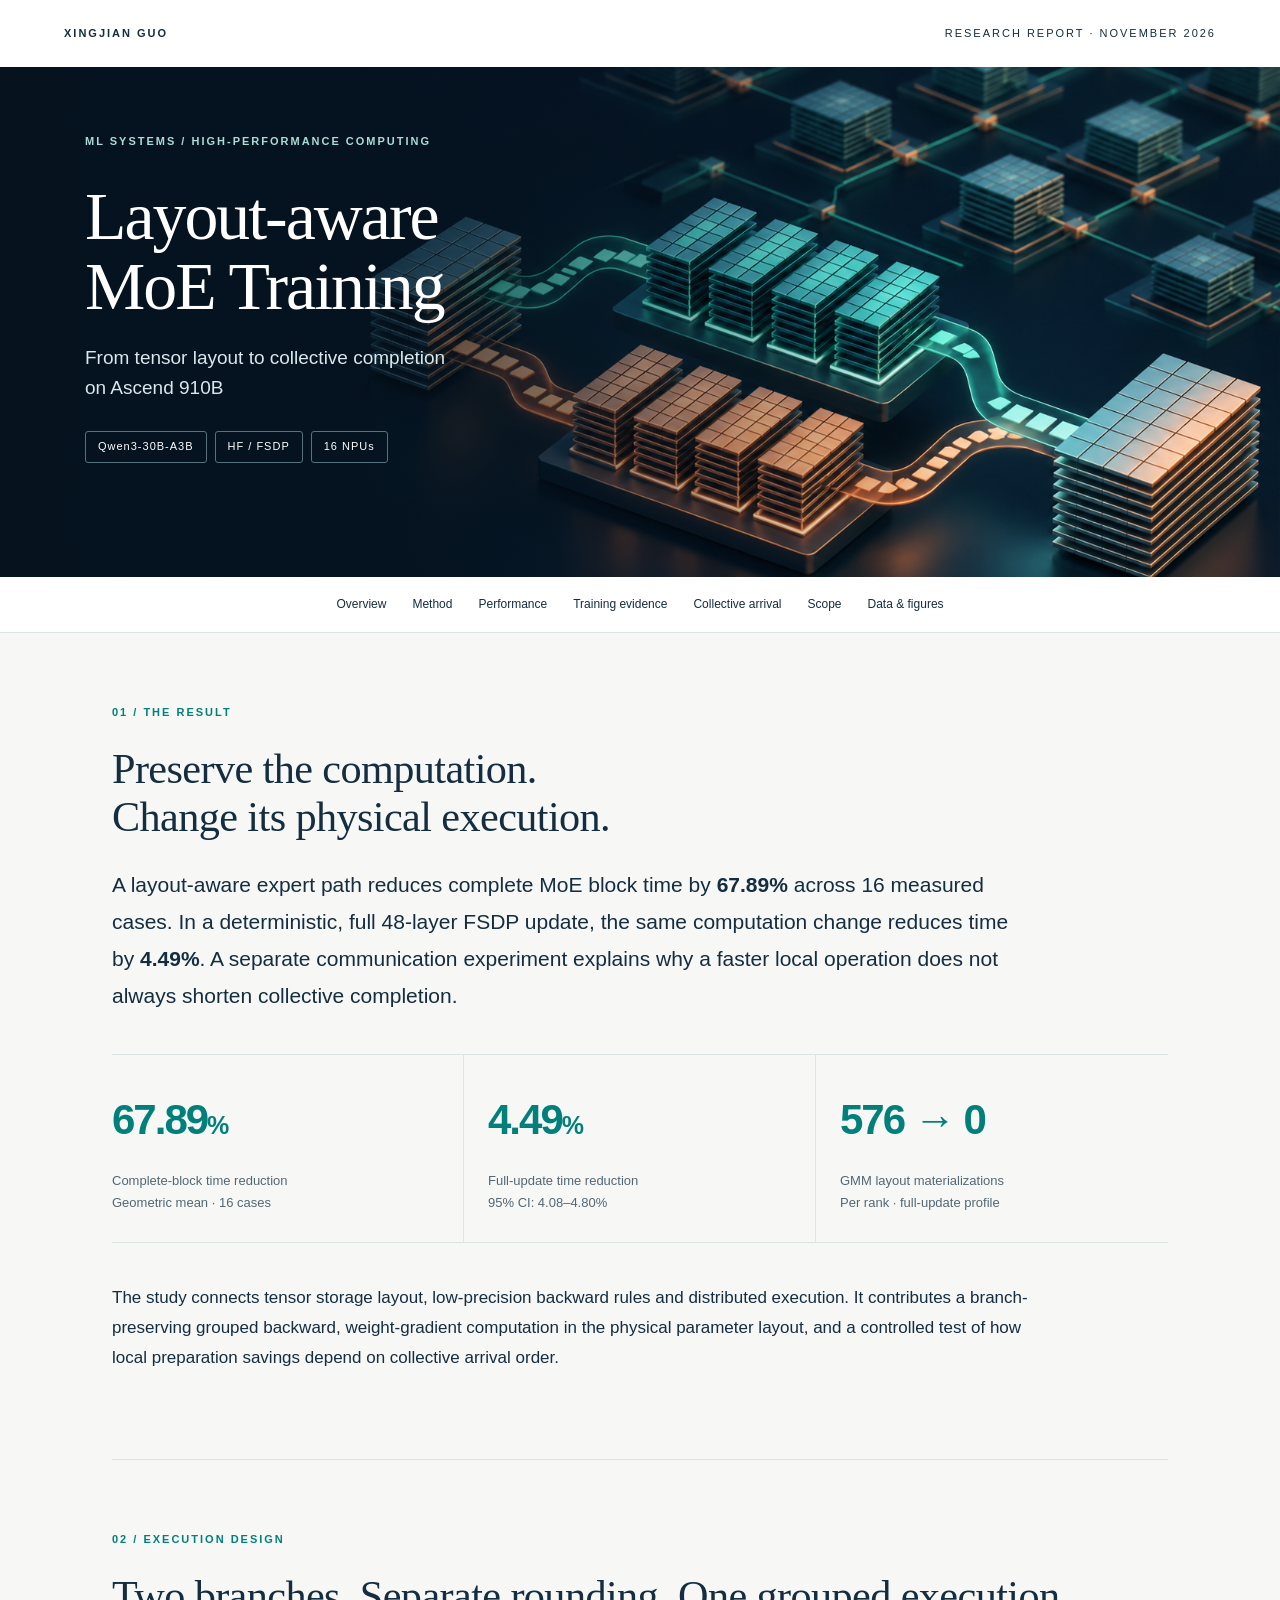
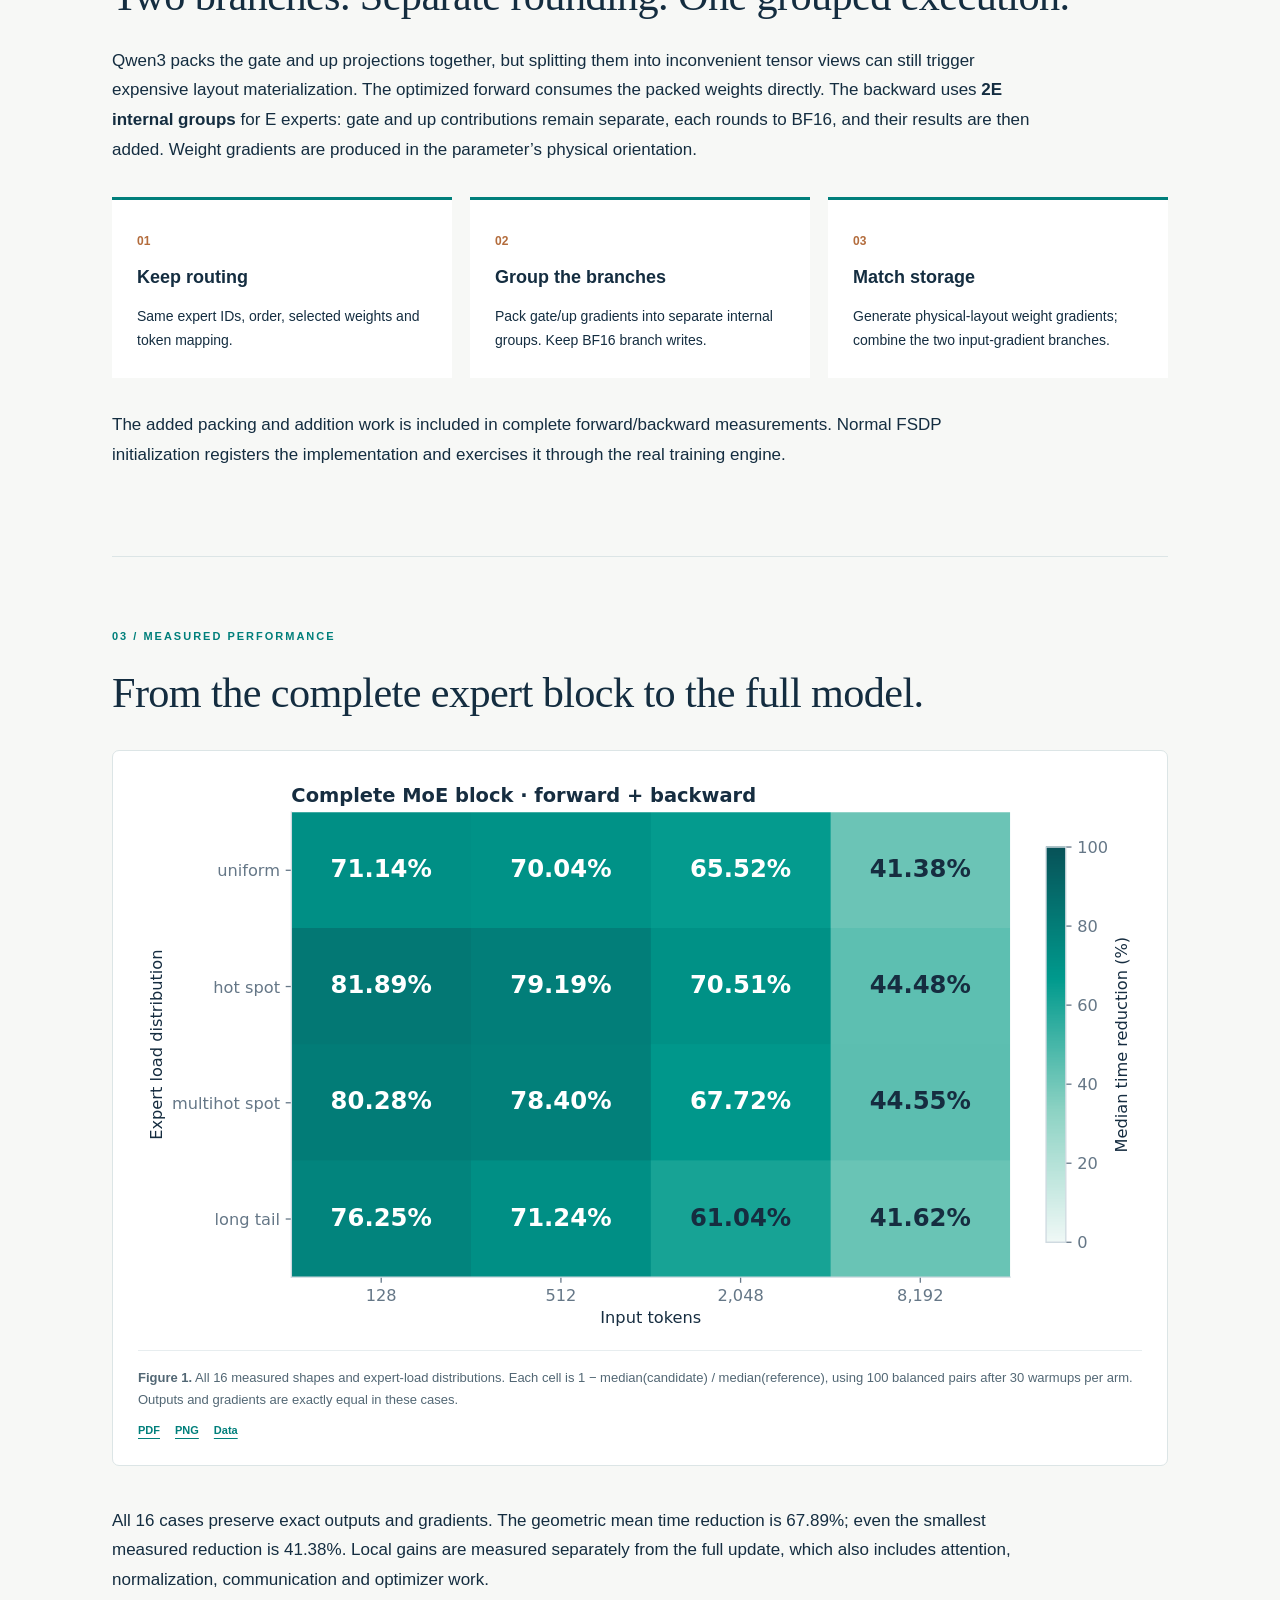
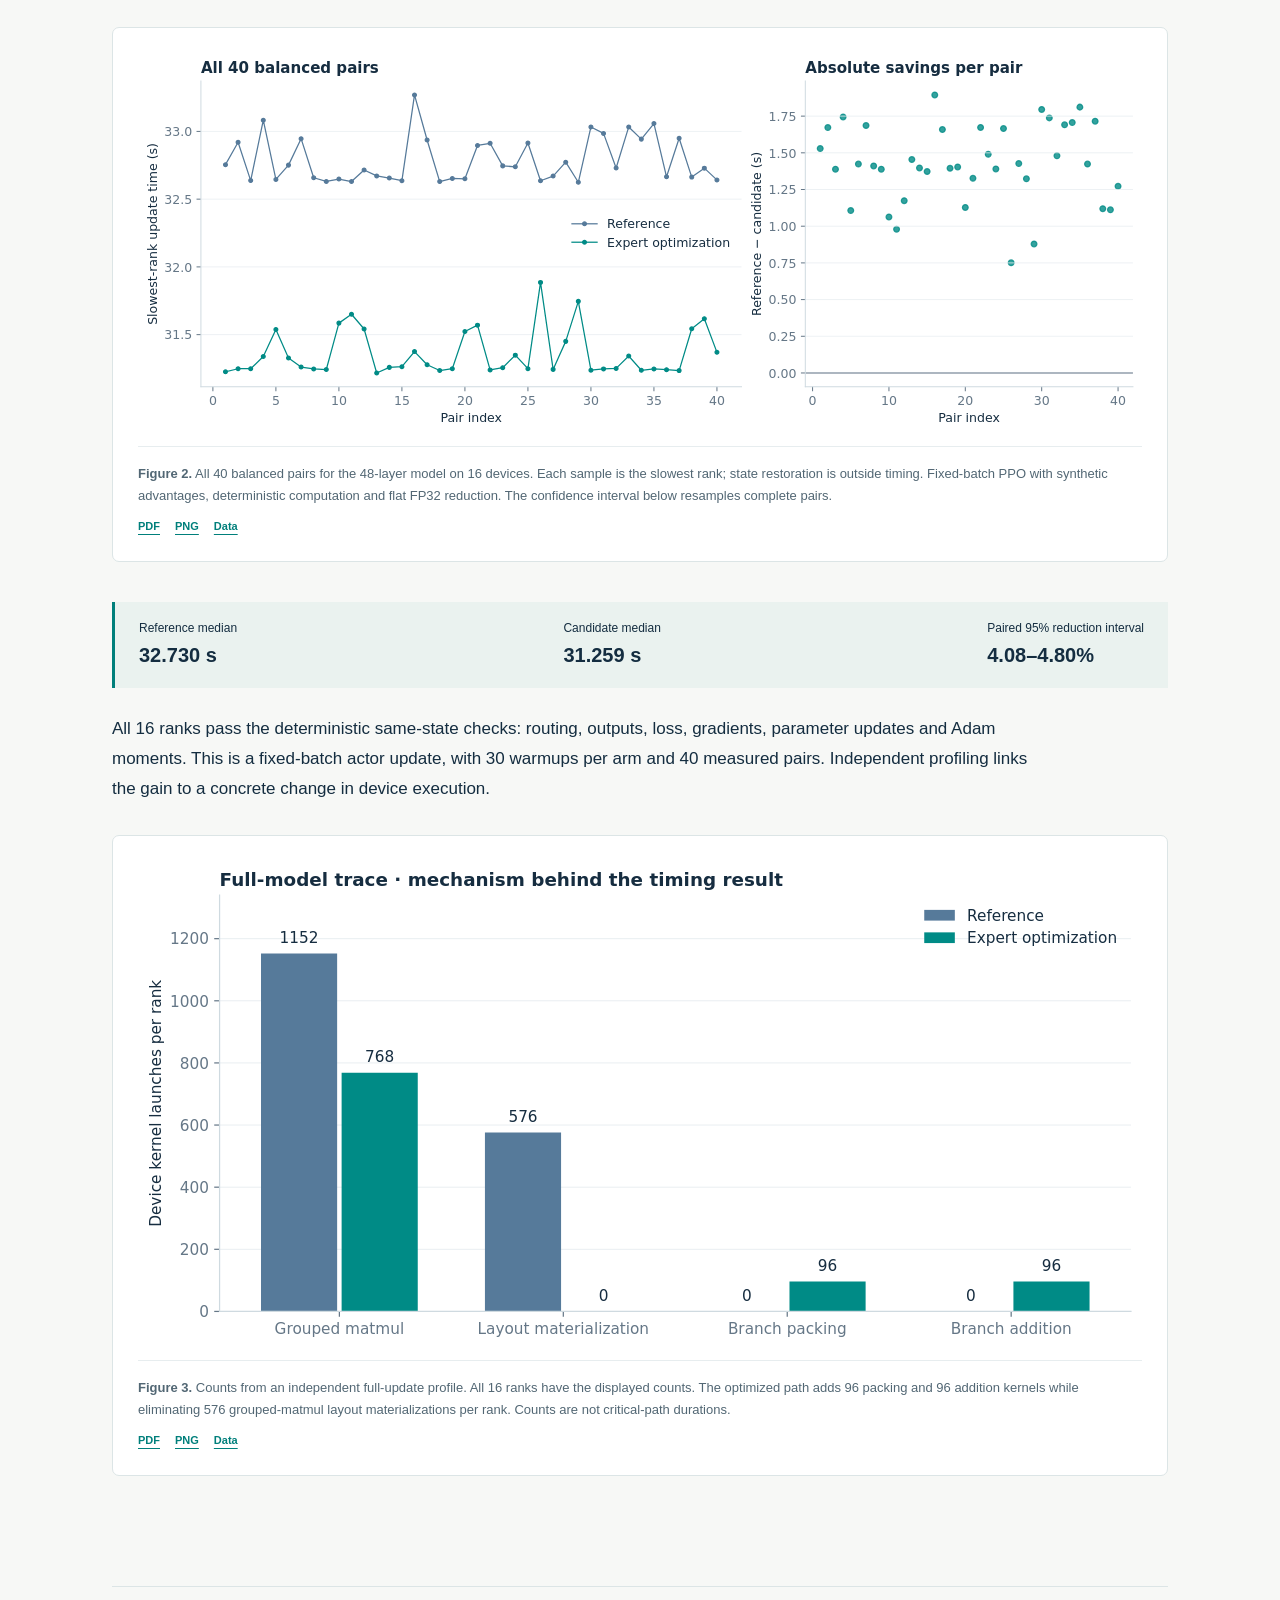
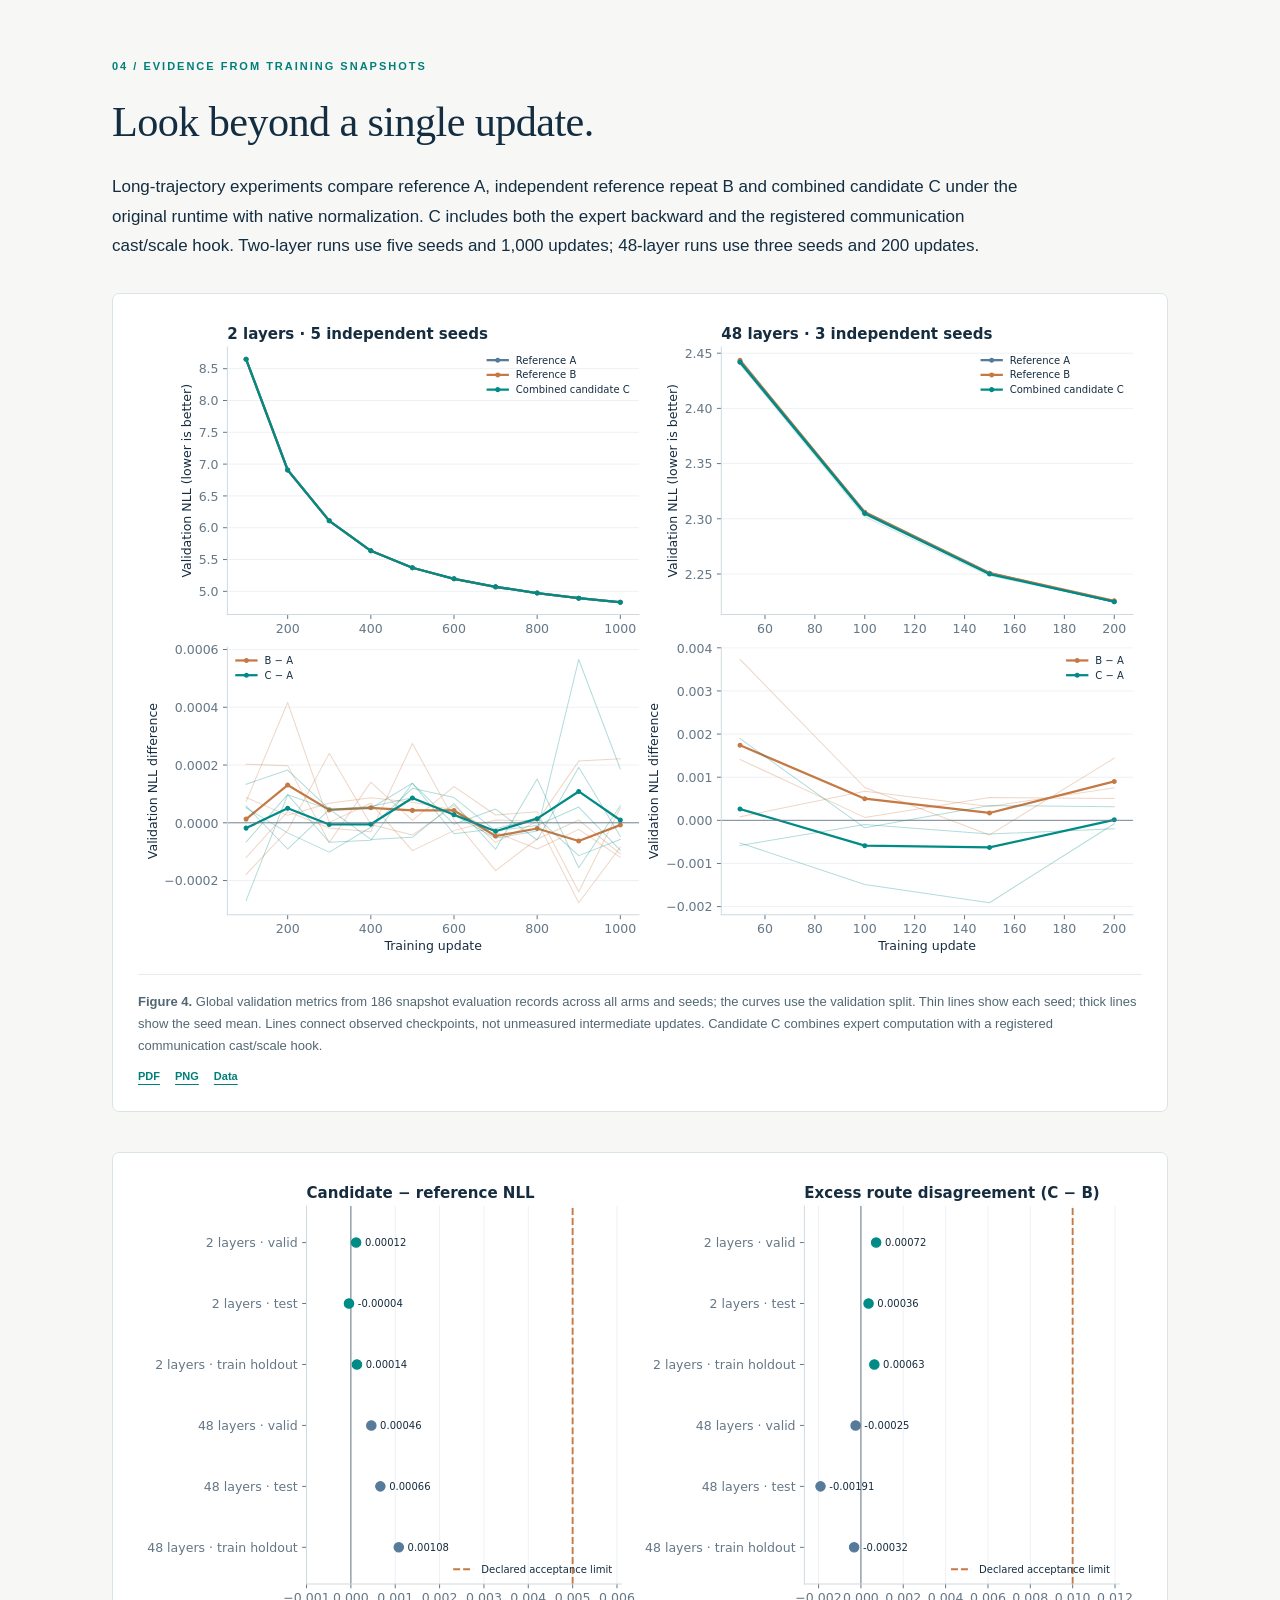
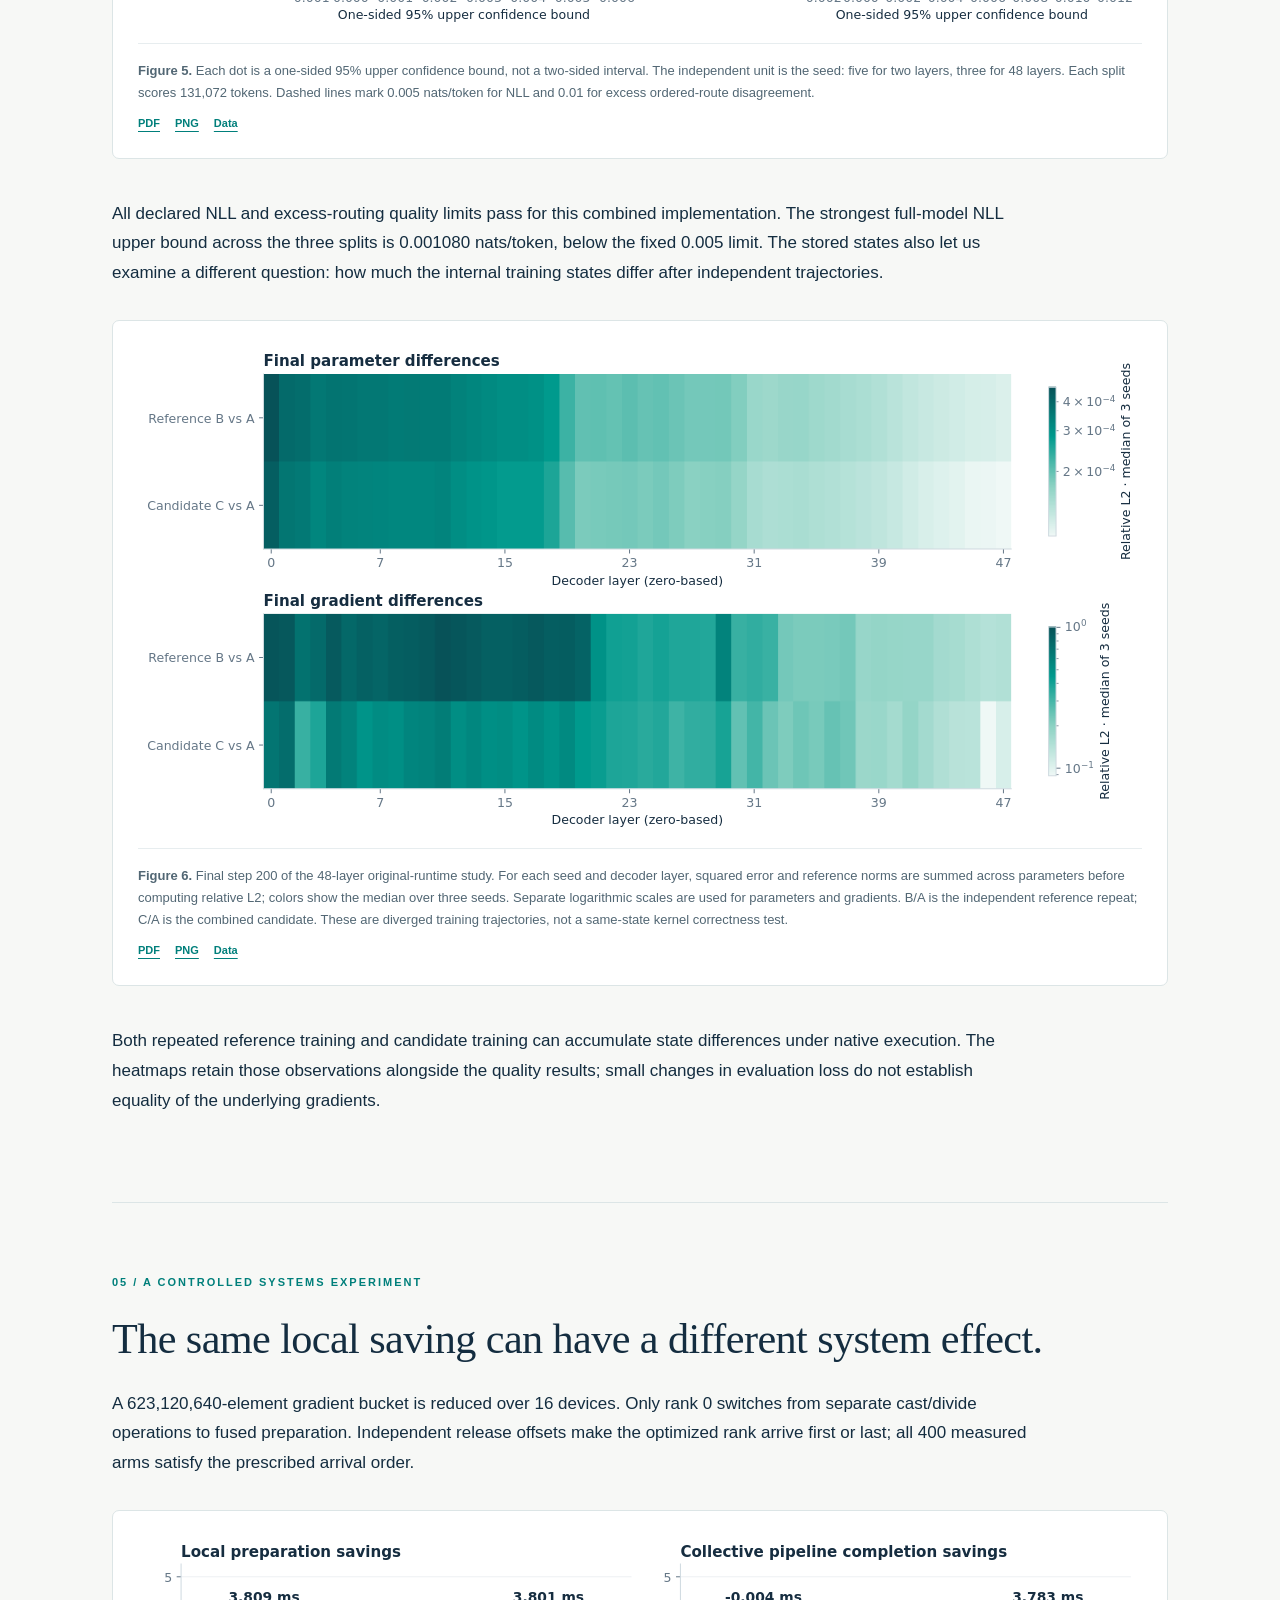
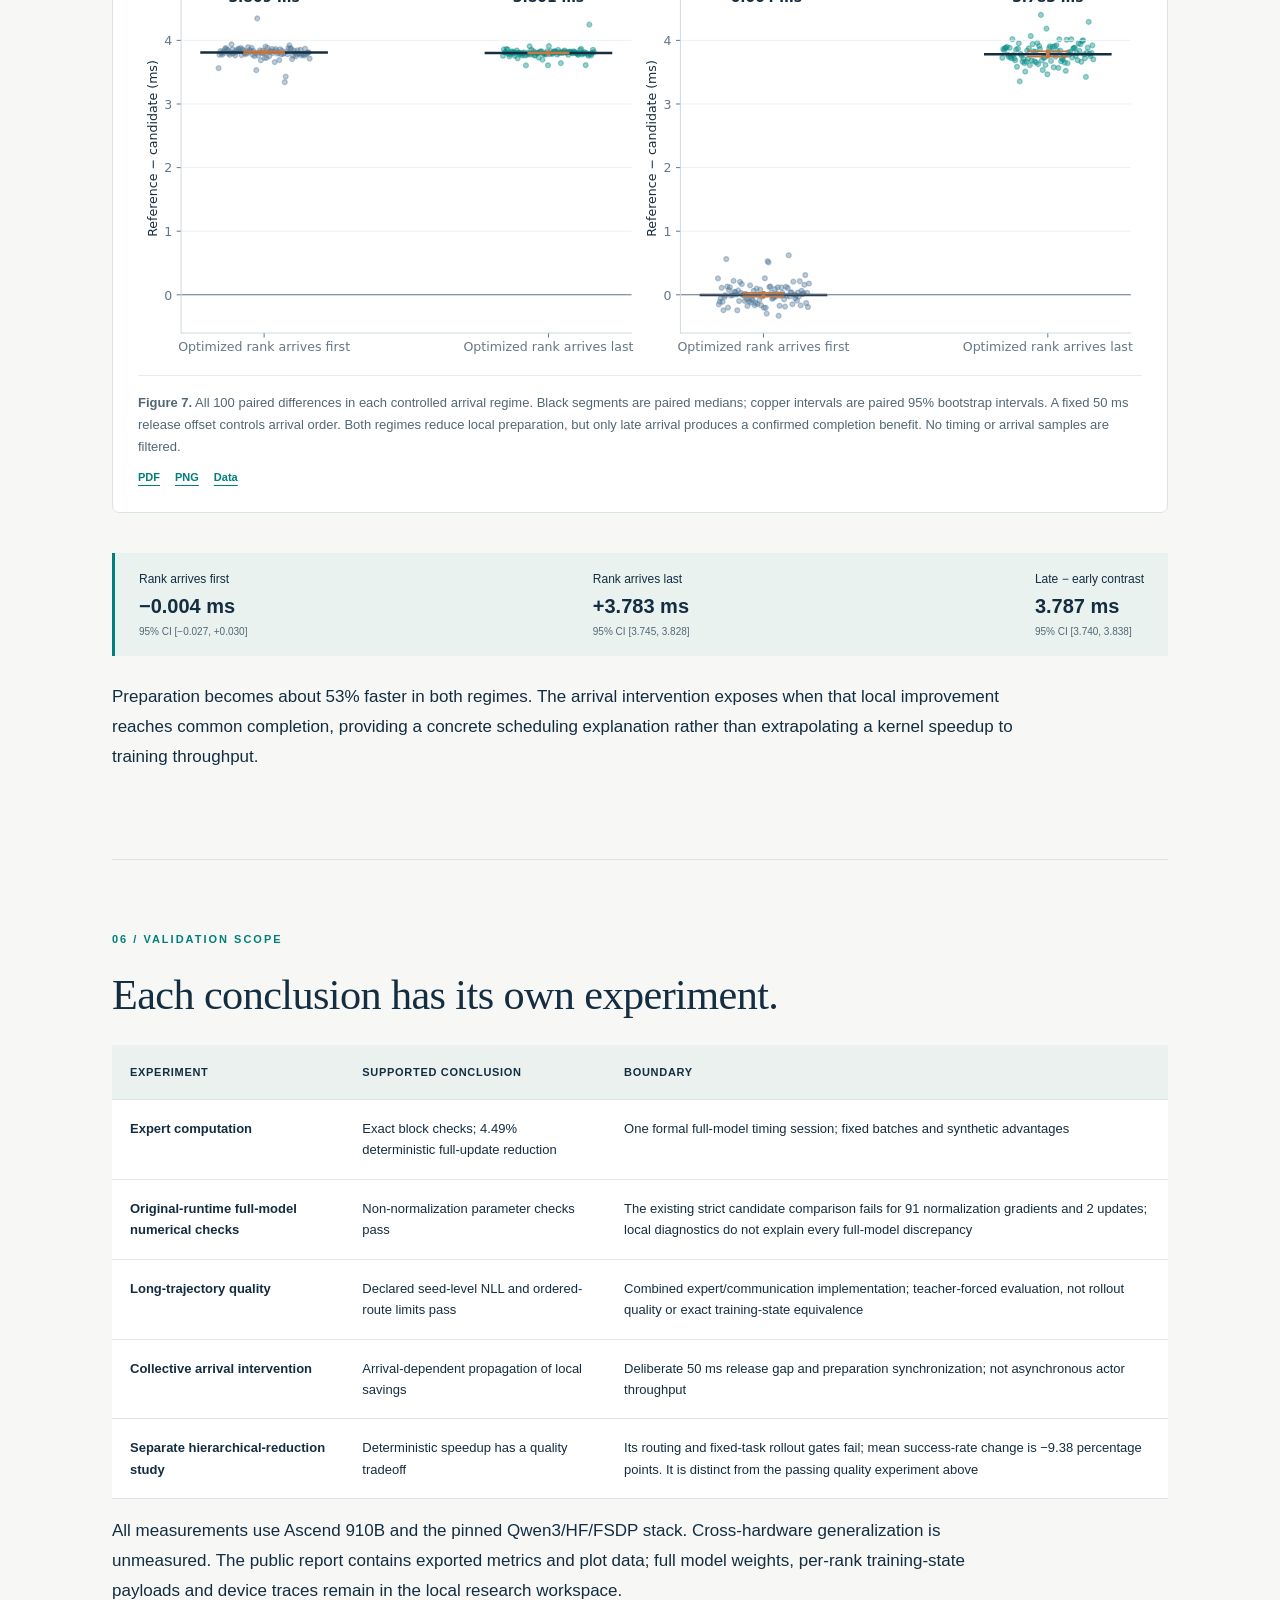
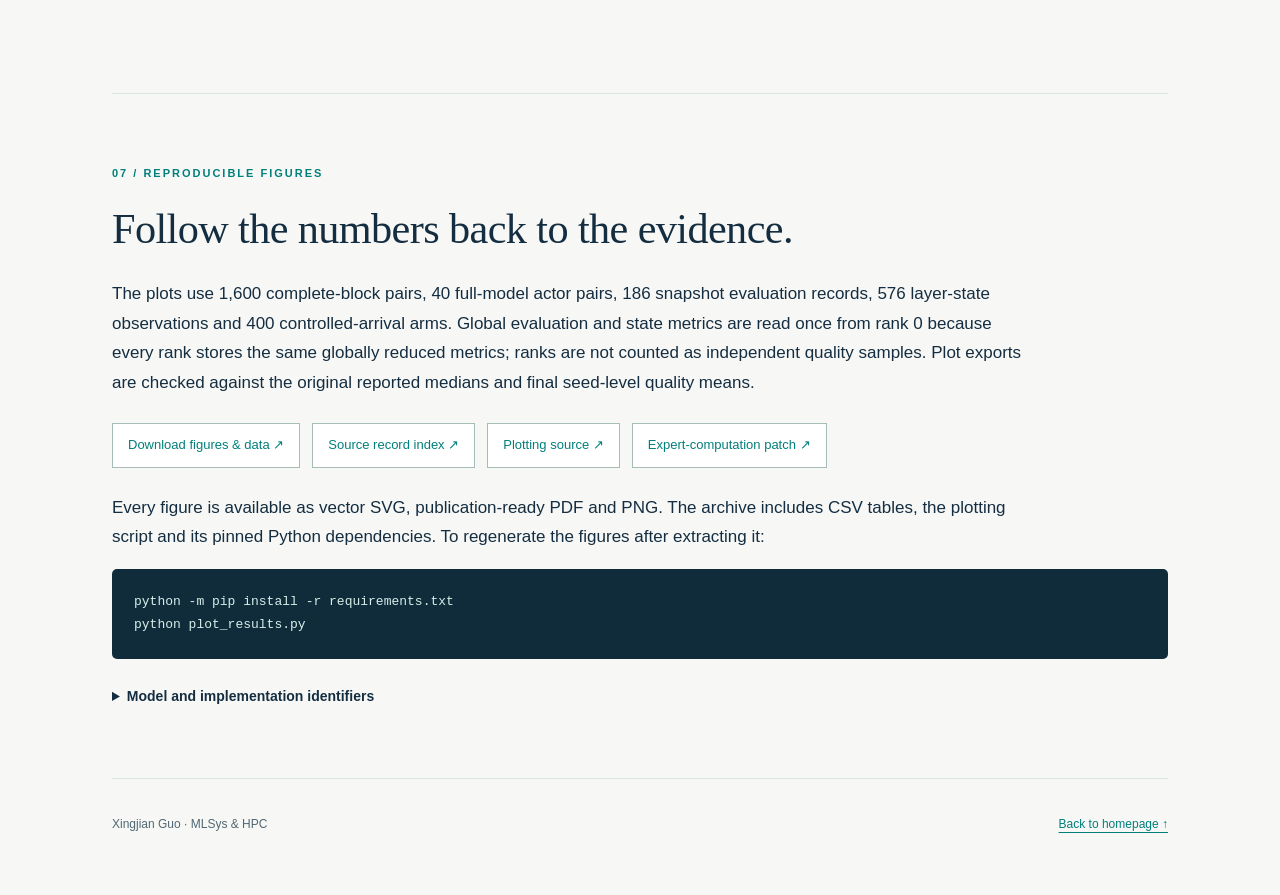
<file: static/projects/moe-training-ascend/index.html>
<!doctype html>
<html lang="en"><head><meta charset="utf-8"><meta name="viewport" content="width=device-width,initial-scale=1">
<title>Layout-aware MoE Training on Ascend 910B | Xingjian Guo</title>
<meta name="description" content="Branch-preserving expert computation, snapshot-based training quality, and controlled collective-arrival experiments on 16 Ascend 910B devices.">
<meta property="og:title" content="Layout-aware MoE Training on Ascend 910B"><meta property="og:description" content="From tensor layout to collective completion: implementation, measured results and training-state evidence."><meta property="og:image" content="https://gxj230958.github.io/projects/moe-training-ascend/cover.png"><meta property="og:type" content="article">
<link rel="stylesheet" href="report.css"></head><body>
<header class="topbar"><a href="/">XINGJIAN GUO</a><span>RESEARCH REPORT · NOVEMBER 2026</span></header>
<div class="hero"><img src="cover.png" alt="Conceptual illustration of two matrix-data branches passing through grouped compute channels"><div class="hero-text"><p class="eyebrow">ML SYSTEMS / HIGH-PERFORMANCE COMPUTING</p><h1>Layout-aware<br>MoE Training</h1><p class="sub">From tensor layout to collective completion<br>on Ascend 910B</p><div class="hero-tags"><span>Qwen3-30B-A3B</span><span>HF / FSDP</span><span>16 NPUs</span></div></div></div>
<nav aria-label="Report sections"><a href="#overview">Overview</a><a href="#method">Method</a><a href="#performance">Performance</a><a href="#quality">Training evidence</a><a href="#arrival">Collective arrival</a><a href="#limits">Scope</a><a href="#artifact">Data & figures</a></nav>
<main><section id="overview"><p class="eyebrow">01 / THE RESULT</p><h2>Preserve the computation.<br>Change its physical execution.</h2>
<p class="lead">A layout-aware expert path reduces complete MoE block time by <strong>67.89%</strong> across 16 measured cases. In a deterministic, full 48-layer FSDP update, the same computation change reduces time by <strong>4.49%</strong>. A separate communication experiment explains why a faster local operation does not always shorten collective completion.</p>
<div class="metrics"><div><strong>67.89<span>%</span></strong><p>Complete-block time reduction<br>Geometric mean · 16 cases</p></div><div><strong>4.49<span>%</span></strong><p>Full-update time reduction<br>95% CI: 4.08–4.80%</p></div><div><strong>576 → 0</strong><p>GMM layout materializations<br>Per rank · full-update profile</p></div></div>
<p>The study connects tensor storage layout, low-precision backward rules and distributed execution. It contributes a branch-preserving grouped backward, weight-gradient computation in the physical parameter layout, and a controlled test of how local preparation savings depend on collective arrival order.</p></section>
<section id="method"><p class="eyebrow">02 / EXECUTION DESIGN</p><h2>Two branches. Separate rounding. One grouped execution.</h2>
<p>Qwen3 packs the gate and up projections together, but splitting them into inconvenient tensor views can still trigger expensive layout materialization. The optimized forward consumes the packed weights directly. The backward uses <strong>2E internal groups</strong> for E experts: gate and up contributions remain separate, each rounds to BF16, and their results are then added. Weight gradients are produced in the parameter’s physical orientation.</p>
<div class="method-flow"><div><span>01</span><h3>Keep routing</h3><p>Same expert IDs, order, selected weights and token mapping.</p></div><div><span>02</span><h3>Group the branches</h3><p>Pack gate/up gradients into separate internal groups. Keep BF16 branch writes.</p></div><div><span>03</span><h3>Match storage</h3><p>Generate physical-layout weight gradients; combine the two input-gradient branches.</p></div></div>
<p>The added packing and addition work is included in complete forward/backward measurements. Normal FSDP initialization registers the implementation and exercises it through the real training engine.</p></section>
<section id="performance"><p class="eyebrow">03 / MEASURED PERFORMANCE</p><h2>From the complete expert block to the full model.</h2><figure id="fig-1"><a href="figures/block-performance.svg" aria-label="Open full-size Complete-block performance"><img src="figures/block-performance.svg" alt="Complete-block performance" loading="lazy"></a><figcaption><b>Figure 1.</b> All 16 measured shapes and expert-load distributions. Each cell is 1 − median(candidate) / median(reference), using 100 balanced pairs after 30 warmups per arm. Outputs and gradients are exactly equal in these cases.<span class="downloads"><a href="figures/block-performance.pdf">PDF</a><a href="figures/block-performance.png">PNG</a><a href="data/block-cases.csv">Data</a></span></figcaption></figure>
<p>All 16 cases preserve exact outputs and gradients. The geometric mean time reduction is 67.89%; even the smallest measured reduction is 41.38%. Local gains are measured separately from the full update, which also includes attention, normalization, communication and optimizer work.</p><figure id="fig-2"><a href="figures/actor-performance.svg" aria-label="Open full-size From local kernels to a complete training update"><img src="figures/actor-performance.svg" alt="From local kernels to a complete training update" loading="lazy"></a><figcaption><b>Figure 2.</b> All 40 balanced pairs for the 48-layer model on 16 devices. Each sample is the slowest rank; state restoration is outside timing. Fixed-batch PPO with synthetic advantages, deterministic computation and flat FP32 reduction. The confidence interval below resamples complete pairs.<span class="downloads"><a href="figures/actor-performance.pdf">PDF</a><a href="figures/actor-performance.png">PNG</a><a href="data/actor-pairs.csv">Data</a></span></figcaption></figure>
<div class="result-strip"><span>Reference median <b>32.730 s</b></span><span>Candidate median <b>31.259 s</b></span><span>Paired 95% reduction interval <b>4.08–4.80%</b></span></div>
<p>All 16 ranks pass the deterministic same-state checks: routing, outputs, loss, gradients, parameter updates and Adam moments. This is a fixed-batch actor update, with 30 warmups per arm and 40 measured pairs. Independent profiling links the gain to a concrete change in device execution.</p><figure id="fig-3"><a href="figures/execution-mechanism.svg" aria-label="Open full-size The mechanism is visible in the device trace"><img src="figures/execution-mechanism.svg" alt="The mechanism is visible in the device trace" loading="lazy"></a><figcaption><b>Figure 3.</b> Counts from an independent full-update profile. All 16 ranks have the displayed counts. The optimized path adds 96 packing and 96 addition kernels while eliminating 576 grouped-matmul layout materializations per rank. Counts are not critical-path durations.<span class="downloads"><a href="figures/execution-mechanism.pdf">PDF</a><a href="figures/execution-mechanism.png">PNG</a><a href="data/plot-data.json">Data</a></span></figcaption></figure></section>
<section id="quality"><p class="eyebrow">04 / EVIDENCE FROM TRAINING SNAPSHOTS</p><h2>Look beyond a single update.</h2>
<p>Long-trajectory experiments compare reference A, independent reference repeat B and combined candidate C under the original runtime with native normalization. C includes both the expert backward and the registered communication cast/scale hook. Two-layer runs use five seeds and 1,000 updates; 48-layer runs use three seeds and 200 updates.</p><figure id="fig-4"><a href="figures/quality-trajectories.svg" aria-label="Open full-size Training quality across recorded checkpoints"><img src="figures/quality-trajectories.svg" alt="Training quality across recorded checkpoints" loading="lazy"></a><figcaption><b>Figure 4.</b> Global validation metrics from 186 snapshot evaluation records across all arms and seeds; the curves use the validation split. Thin lines show each seed; thick lines show the seed mean. Lines connect observed checkpoints, not unmeasured intermediate updates. Candidate C combines expert computation with a registered communication cast/scale hook.<span class="downloads"><a href="figures/quality-trajectories.pdf">PDF</a><a href="figures/quality-trajectories.png">PNG</a><a href="data/quality-snapshot-evaluations.csv">Data</a></span></figcaption></figure><figure id="fig-5"><a href="figures/quality-confidence.svg" aria-label="Open full-size Final quality against the declared limits"><img src="figures/quality-confidence.svg" alt="Final quality against the declared limits" loading="lazy"></a><figcaption><b>Figure 5.</b> Each dot is a one-sided 95% upper confidence bound, not a two-sided interval. The independent unit is the seed: five for two layers, three for 48 layers. Each split scores 131,072 tokens. Dashed lines mark 0.005 nats/token for NLL and 0.01 for excess ordered-route disagreement.<span class="downloads"><a href="figures/quality-confidence.pdf">PDF</a><a href="figures/quality-confidence.png">PNG</a><a href="data/plot-data.json">Data</a></span></figcaption></figure>
<p>All declared NLL and excess-routing quality limits pass for this combined implementation. The strongest full-model NLL upper bound across the three splits is 0.001080 nats/token, below the fixed 0.005 limit. The stored states also let us examine a different question: how much the internal training states differ after independent trajectories.</p><figure id="fig-6"><a href="figures/snapshot-state-differences.svg" aria-label="Open full-size Quality agreement does not imply identical training states"><img src="figures/snapshot-state-differences.svg" alt="Quality agreement does not imply identical training states" loading="lazy"></a><figcaption><b>Figure 6.</b> Final step 200 of the 48-layer original-runtime study. For each seed and decoder layer, squared error and reference norms are summed across parameters before computing relative L2; colors show the median over three seeds. Separate logarithmic scales are used for parameters and gradients. B/A is the independent reference repeat; C/A is the combined candidate. These are diverged training trajectories, not a same-state kernel correctness test.<span class="downloads"><a href="figures/snapshot-state-differences.pdf">PDF</a><a href="figures/snapshot-state-differences.png">PNG</a><a href="data/final-state-layer-errors.csv">Data</a></span></figcaption></figure>
<p>Both repeated reference training and candidate training can accumulate state differences under native execution. The heatmaps retain those observations alongside the quality results; small changes in evaluation loss do not establish equality of the underlying gradients.</p></section>
<section id="arrival"><p class="eyebrow">05 / A CONTROLLED SYSTEMS EXPERIMENT</p><h2>The same local saving can have a different system effect.</h2>
<p>A 623,120,640-element gradient bucket is reduced over 16 devices. Only rank 0 switches from separate cast/divide operations to fused preparation. Independent release offsets make the optimized rank arrive first or last; all 400 measured arms satisfy the prescribed arrival order.</p><figure id="fig-7"><a href="figures/arrival-sensitivity.svg" aria-label="Open full-size When local savings change collective completion"><img src="figures/arrival-sensitivity.svg" alt="When local savings change collective completion" loading="lazy"></a><figcaption><b>Figure 7.</b> All 100 paired differences in each controlled arrival regime. Black segments are paired medians; copper intervals are paired 95% bootstrap intervals. A fixed 50 ms release offset controls arrival order. Both regimes reduce local preparation, but only late arrival produces a confirmed completion benefit. No timing or arrival samples are filtered.<span class="downloads"><a href="figures/arrival-sensitivity.pdf">PDF</a><a href="figures/arrival-sensitivity.png">PNG</a><a href="data/arrival-samples.csv">Data</a></span></figcaption></figure>
<div class="result-strip"><span>Rank arrives first <b>−0.004 ms</b><small>95% CI [−0.027, +0.030]</small></span><span>Rank arrives last <b>+3.783 ms</b><small>95% CI [3.745, 3.828]</small></span><span>Late − early contrast <b>3.787 ms</b><small>95% CI [3.740, 3.838]</small></span></div>
<p>Preparation becomes about 53% faster in both regimes. The arrival intervention exposes when that local improvement reaches common completion, providing a concrete scheduling explanation rather than extrapolating a kernel speedup to training throughput.</p></section>
<section id="limits"><p class="eyebrow">06 / VALIDATION SCOPE</p><h2>Each conclusion has its own experiment.</h2>
<div class="table-wrap"><table><thead><tr><th>Experiment</th><th>Supported conclusion</th><th>Boundary</th></tr></thead><tbody>
<tr><td>Expert computation</td><td>Exact block checks; 4.49% deterministic full-update reduction</td><td>One formal full-model timing session; fixed batches and synthetic advantages</td></tr>
<tr><td>Original-runtime full-model numerical checks</td><td>Non-normalization parameter checks pass</td><td>The existing strict candidate comparison fails for 91 normalization gradients and 2 updates; local diagnostics do not explain every full-model discrepancy</td></tr>
<tr><td>Long-trajectory quality</td><td>Declared seed-level NLL and ordered-route limits pass</td><td>Combined expert/communication implementation; teacher-forced evaluation, not rollout quality or exact training-state equivalence</td></tr>
<tr><td>Collective arrival intervention</td><td>Arrival-dependent propagation of local savings</td><td>Deliberate 50 ms release gap and preparation synchronization; not asynchronous actor throughput</td></tr>
<tr><td>Separate hierarchical-reduction study</td><td>Deterministic speedup has a quality tradeoff</td><td>Its routing and fixed-task rollout gates fail; mean success-rate change is −9.38 percentage points. It is distinct from the passing quality experiment above</td></tr>
</tbody></table></div>
<p>All measurements use Ascend 910B and the pinned Qwen3/HF/FSDP stack. Cross-hardware generalization is unmeasured. The public report contains exported metrics and plot data; full model weights, per-rank training-state payloads and device traces remain in the local research workspace.</p></section>
<section id="artifact"><p class="eyebrow">07 / REPRODUCIBLE FIGURES</p><h2>Follow the numbers back to the evidence.</h2>
<p>The plots use 1,600 complete-block pairs, 40 full-model actor pairs, 186 snapshot evaluation records, 576 layer-state observations and 400 controlled-arrival arms. Global evaluation and state metrics are read once from rank 0 because every rank stores the same globally reduced metrics; ranks are not counted as independent quality samples. Plot exports are checked against the original reported medians and final seed-level quality means.</p>
<div class="artifact-links"><a href="research-figures.zip" download>Download figures & data ↗</a><a href="data/sources.json">Source record index ↗</a><a href="plot_results.py">Plotting source ↗</a><a href="expert-backward.patch">Expert-computation patch ↗</a></div>
<p>Every figure is available as vector SVG, publication-ready PDF and PNG. The archive includes CSV tables, the plotting script and its pinned Python dependencies. To regenerate the figures after extracting it:</p><pre>python -m pip install -r requirements.txt
python plot_results.py</pre>
<details><summary>Model and implementation identifiers</summary><p>Model: <code>Qwen/Qwen3-30B-A3B-Instruct-2507</code><br>Model revision: <code>0d7cf23991f47feeb3a57ecb4c9cee8ea4a17bfe</code><br>verl base: <code>8e48d72de4766228c36623c90f9f5c49ee5b45f3</code></p></details></section>
</main><footer><span>Xingjian Guo · MLSys & HPC</span><a href="/">Back to homepage ↑</a></footer></body></html>
</file>
<file: static/projects/moe-training-ascend/report.css>
:root{--ink:#142d40;--muted:#526774;--teal:#007f7b;--paper:#f7f8f6;--line:#dce5e6}*{box-sizing:border-box}html{scroll-behavior:smooth;scroll-padding-top:80px}body{margin:0;background:var(--paper);color:var(--ink);font:17px/1.75 -apple-system,BlinkMacSystemFont,'Segoe UI',sans-serif}a{color:var(--teal);text-decoration-thickness:1px;text-underline-offset:4px}a:hover{color:#b36c3c}a:focus-visible{outline:3px solid #c57945;outline-offset:4px}.topbar{display:flex;justify-content:space-between;gap:20px;padding:24px max(5vw,24px);background:#fff;font-size:11px;letter-spacing:2px}.topbar a{text-decoration:none;color:var(--ink);font-weight:800}.hero{position:relative;min-height:510px;background:#071c2c;color:#fff;overflow:hidden}.hero>img{position:absolute;width:100%;height:100%;object-fit:cover;object-position:center}.hero:after{content:'';position:absolute;inset:0;background:linear-gradient(90deg,rgba(5,18,30,.92),rgba(5,18,30,.58) 38%,transparent 74%)}.hero-text{position:relative;z-index:1;max-width:1190px;margin:auto;padding:65px 40px 60px}.eyebrow{font-size:11px;font-weight:700;letter-spacing:2px;color:var(--teal);margin:0 0 22px}.hero .eyebrow{color:#a8ded5}h1{font:500 clamp(42px,5.3vw,76px)/1.04 Georgia,serif;letter-spacing:-2px;margin:30px 0 20px}.sub{font-size:19px;line-height:1.6;color:#d8e8ec}.hero-tags{display:flex;gap:8px;flex-wrap:wrap;margin-top:28px}.hero-tags span{font-size:11px;border:1px solid #58717e;padding:5px 12px;border-radius:3px;letter-spacing:1px}nav{position:sticky;top:0;z-index:5;display:flex;gap:26px;justify-content:center;overflow-x:auto;white-space:nowrap;padding:17px 24px;background:#fffffff5;border-bottom:1px solid var(--line);backdrop-filter:blur(10px);font-size:12px}nav a{color:var(--ink);text-decoration:none}main{max-width:1120px;margin:auto;padding:0 32px}section{padding:70px 0;border-bottom:1px solid var(--line)}h2{font:500 clamp(28px,3.3vw,43px)/1.16 Georgia,serif;letter-spacing:-.6px;margin:0 0 25px}h3{font-size:18px;line-height:1.3;margin:12px 0}p{max-width:920px}.lead{font-size:21px;line-height:1.75}.metrics{display:grid;grid-template-columns:repeat(3,1fr);margin:40px 0;border-block:1px solid var(--line)}.metrics>div{padding:28px 24px;border-right:1px solid var(--line)}.metrics>div:first-child{padding-left:0}.metrics>div:last-child{border-right:0}.metrics strong{font-size:42px;color:var(--teal);font-weight:550;letter-spacing:-2px}.metrics strong span{font-size:25px}.metrics p{font-size:13px;line-height:1.7;color:var(--muted);margin-bottom:0}.method-flow{display:grid;grid-template-columns:repeat(3,1fr);gap:18px;margin:32px 0}.method-flow>div{background:white;padding:25px;border-top:3px solid var(--teal)}.method-flow span{color:#b36c3c;font-size:12px;font-weight:700}.method-flow p{font-size:14px;margin-bottom:0}figure{margin:32px 0 40px;padding:25px;background:white;border:1px solid var(--line);border-radius:7px}figure img{display:block;width:100%;height:auto}figcaption{font-size:13px;line-height:1.7;color:var(--muted);border-top:1px solid #e7edef;padding-top:16px;margin-top:12px}.downloads{display:flex;gap:15px;padding-top:10px;font-size:11px;font-weight:700}.result-strip{display:flex;gap:28px;justify-content:space-between;border-left:3px solid var(--teal);padding:16px 24px;margin:26px 0;background:#eaf2ef}.result-strip span{font-size:12px;line-height:1.7}.result-strip b{display:block;font-size:20px;color:var(--ink);font-weight:600}.result-strip small{display:block;color:var(--muted)}.table-wrap{overflow-x:auto}table{width:100%;border-collapse:collapse;font-size:13px;background:#fff;line-height:1.65}th,td{padding:18px;text-align:left;vertical-align:top;border-bottom:1px solid var(--line)}th{background:#eaf1ef;font-size:11px;text-transform:uppercase;letter-spacing:.7px}td:first-child{width:22%;font-weight:600}.artifact-links{display:flex;gap:12px;flex-wrap:wrap;margin:25px 0}.artifact-links a{padding:10px 15px;border:1px solid #a6bcb9;background:white;text-decoration:none;font-size:13px}pre{white-space:pre-wrap;overflow-wrap:anywhere;padding:22px;background:#102c3b;color:#d7ede9;font-size:13px;border-radius:5px}code{font-size:12px;overflow-wrap:anywhere}details{font-size:14px;margin-top:25px}summary{cursor:pointer;font-weight:600}footer{max-width:1120px;margin:auto;padding:35px 32px 60px;display:flex;justify-content:space-between;font-size:12px;color:var(--muted)}@media(max-width:700px){body{font-size:15px}.topbar{padding:18px 20px}.topbar span{display:none}.hero{min-height:460px}.hero-text{padding:45px 24px}.hero>img{object-position:62% center}.hero:after{background:linear-gradient(90deg,rgba(5,18,30,.9),rgba(5,18,30,.45))}.hero h1{font-size:48px}.sub{font-size:16px}main{padding:0 20px}nav{justify-content:flex-start;gap:23px}section{padding:44px 0}.lead{font-size:18px}.metrics{grid-template-columns:1fr}.metrics>div,.metrics>div:first-child{padding:18px 0;border-right:0;border-bottom:1px solid var(--line)}.metrics>div:last-child{border-bottom:0}.metrics strong{font-size:35px}.method-flow{grid-template-columns:1fr}.result-strip{flex-direction:column;gap:16px}figure{padding:10px;margin:25px -8px}figcaption{padding:12px 6px;font-size:12px}.table-wrap{margin-right:-8px}table{min-width:620px}footer{padding:25px 20px;gap:20px}}@media print{nav,.topbar,.hero,.artifact-links,footer{display:none}body{background:white;font-size:11pt}main{padding:0}section{padding:20px 0}figure{break-inside:avoid}.metrics{margin:15px 0}a{color:inherit}}
</file>
